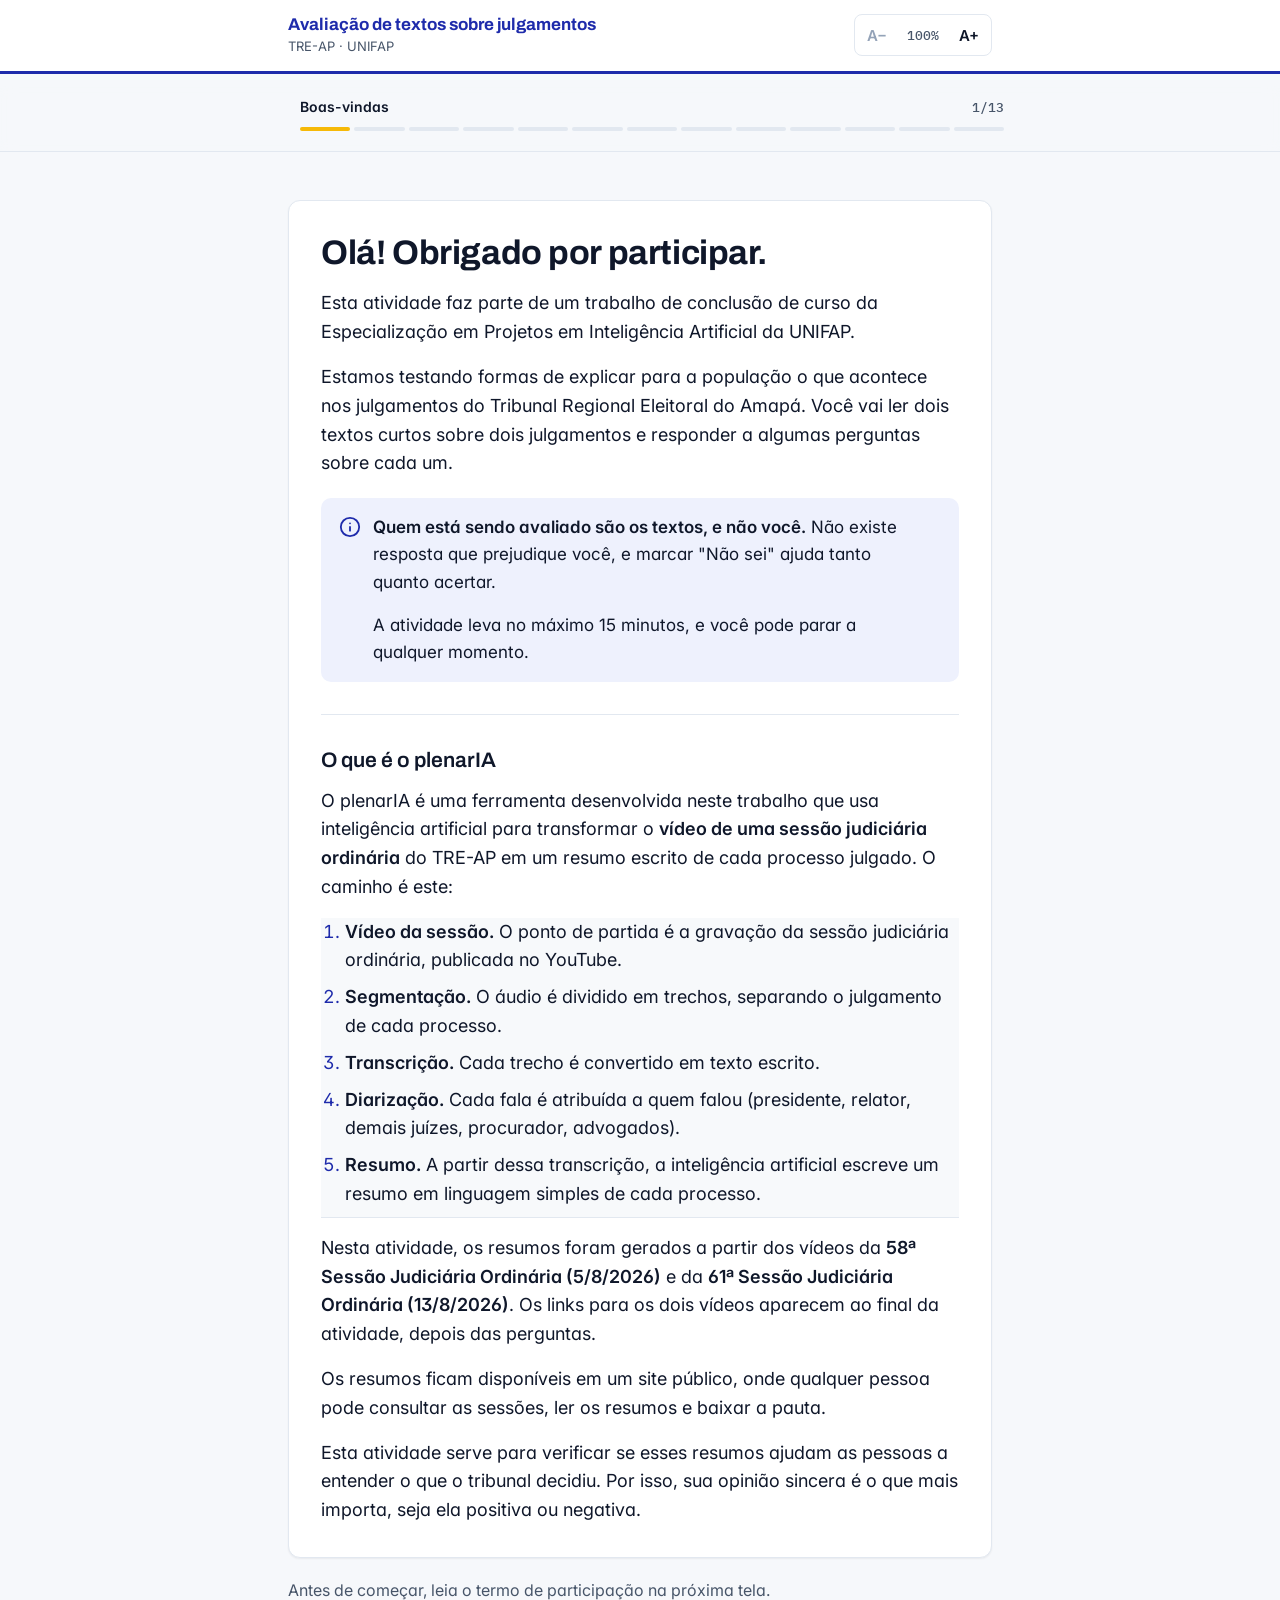
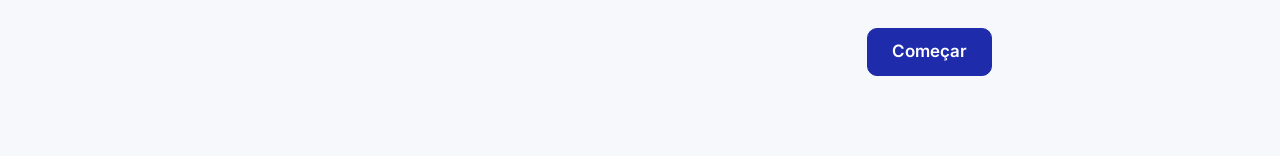
<file: public/index.html>
<!doctype html>
<html lang="pt-BR">
<head>
  <meta charset="utf-8">
  <meta name="viewport" content="width=device-width, initial-scale=1">
  <meta name="robots" content="noindex, nofollow">
  <meta name="theme-color" content="#ffffff">
  <title>Avaliação de textos sobre julgamentos</title>
  <link rel="preconnect" href="https://fonts.googleapis.com">
  <link rel="preconnect" href="https://fonts.gstatic.com" crossorigin>
  <link href="https://fonts.googleapis.com/css2?family=Archivo:wght@600;700&family=Inter:wght@400;500;600&family=IBM+Plex+Mono:wght@500&display=swap" rel="stylesheet">
  <link rel="stylesheet" href="css/style.css">
  <script src="js/escala.js"></script>
</head>
<body>
  <header class="topo">
    <div class="topo-int">
      <div class="topo-id">
        <span class="topo-titulo">Avaliação de textos sobre julgamentos</span>
        <span class="topo-sub">TRE-AP · UNIFAP</span>
      </div>
      <div class="tamanho" role="group" aria-label="Tamanho do texto">
        <button type="button" data-escala-acao="-1" aria-label="Diminuir o texto">A−</button>
        <span data-escala-valor aria-live="polite">100%</span>
        <button type="button" data-escala-acao="1" aria-label="Aumentar o texto">A+</button>
      </div>
    </div>
  </header>

  <nav class="etapas" aria-label="Progresso">
    <div class="etapas-int">
      <div class="etapas-rotulo"><span id="etapa-nome"></span><span id="etapa-num" class="mono"></span></div>
      <ol id="trilho" aria-hidden="true"></ol>
    </div>
  </nav>

  <main id="app" tabindex="-1">
    <noscript><p>Esta página precisa de JavaScript ativado.</p></noscript>
  </main>

  <script src="js/config.js"></script>
  <script src="js/dados.js"></script>
  <script src="js/app.js"></script>
</body>
</html>
</file>
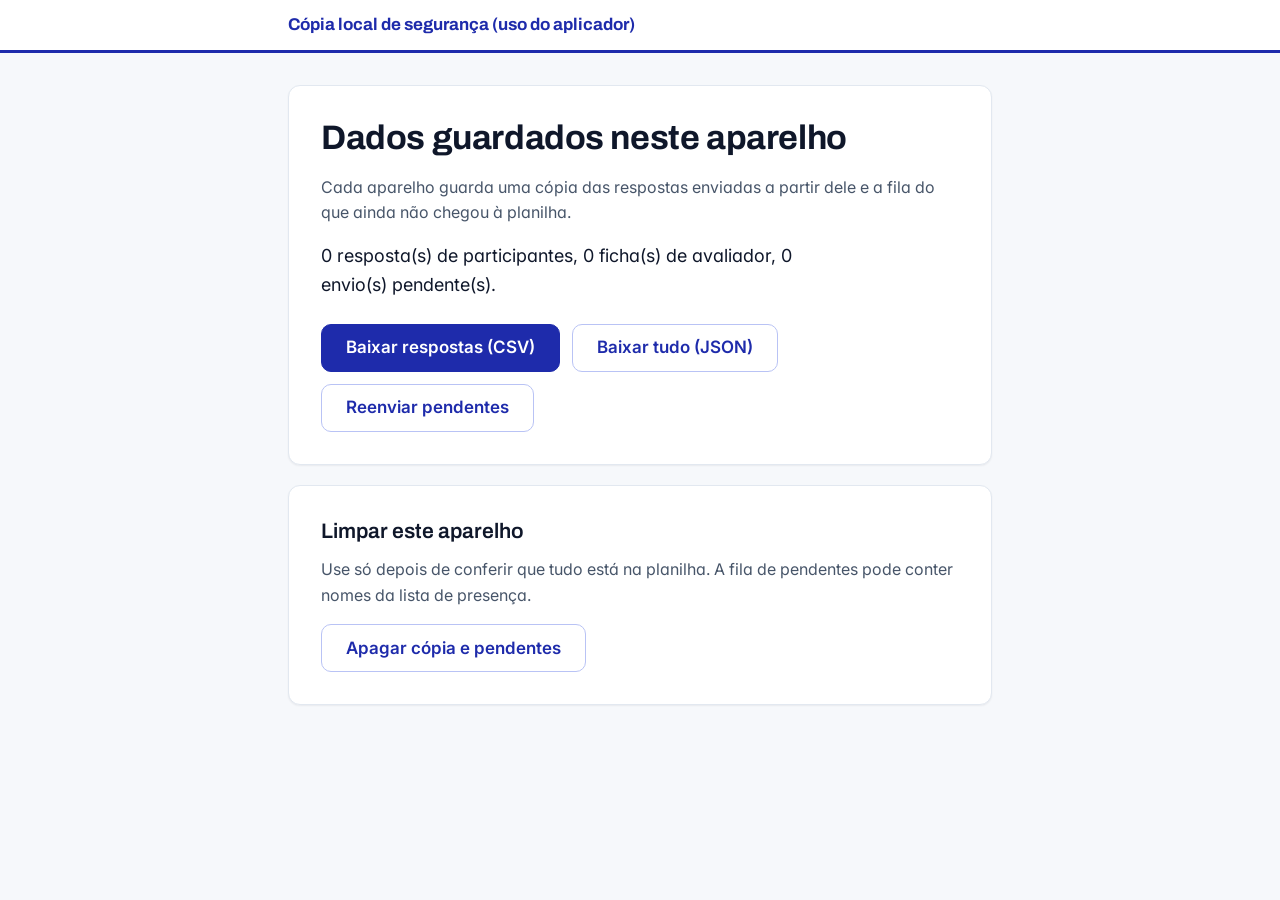
<file: public/copia.html>
<!doctype html>
<html lang="pt-BR">
<head>
  <meta charset="utf-8">
  <meta name="viewport" content="width=device-width, initial-scale=1">
  <meta name="robots" content="noindex, nofollow">
  <title>Cópia local</title>
  <link rel="preconnect" href="https://fonts.googleapis.com">
  <link rel="preconnect" href="https://fonts.gstatic.com" crossorigin>
  <link href="https://fonts.googleapis.com/css2?family=Archivo:wght@600;700&family=Inter:wght@400;500;600&family=IBM+Plex+Mono:wght@500&display=swap" rel="stylesheet">
  <link rel="stylesheet" href="css/style.css">
</head>
<body>
  <header class="topo"><div class="topo-int"><span class="topo-titulo">Cópia local de segurança (uso do aplicador)</span></div></header>
  <main>
    <div class="cartao">
      <h1>Dados guardados neste aparelho</h1>
      <p class="suave">Cada aparelho guarda uma cópia das respostas enviadas a partir dele e a fila do que ainda não chegou à planilha.</p>
      <p id="resumo"></p>
      <div class="acoes" style="justify-content:flex-start">
        <button type="button" id="csv">Baixar respostas (CSV)</button>
        <button type="button" id="json" class="secundario">Baixar tudo (JSON)</button>
        <button type="button" id="reenviar" class="secundario">Reenviar pendentes</button>
      </div>
      <div id="msg"></div>
    </div>
    <div class="cartao">
      <h2>Limpar este aparelho</h2>
      <p class="suave">Use só depois de conferir que tudo está na planilha. A fila de pendentes pode conter nomes da lista de presença.</p>
      <button type="button" id="limpar" class="secundario">Apagar cópia e pendentes</button>
    </div>
  </main>
  <script src="js/config.js"></script>
  <script>
  (function () {
    function ler(k) { try { return JSON.parse(localStorage.getItem(k)) || []; } catch (e) { return []; } }
    var copia = ler("plenaria_copia"), pend = ler("plenaria_pendentes");
    var resp = copia.filter(function (p) { return p.tipo === "resposta"; }).map(function (p) { return p.registro; });
    var aval = [];
    copia.filter(function (p) { return p.tipo === "avaliador"; }).forEach(function (p) { aval = aval.concat(p.linhas); });
    document.getElementById("resumo").textContent =
      resp.length + " resposta(s) de participantes, " + aval.length + " ficha(s) de avaliador, " + pend.length + " envio(s) pendente(s).";

    function baixar(nome, conteudo, tipo) {
      var a = document.createElement("a");
      a.href = URL.createObjectURL(new Blob([conteudo], { type: tipo }));
      a.download = nome;
      document.body.appendChild(a); a.click(); a.remove();
    }
    function csv(linhas) {
      var cols = [];
      linhas.forEach(function (l) { Object.keys(l).forEach(function (k) { if (cols.indexOf(k) < 0) cols.push(k); }); });
      var q = function (v) { v = v == null ? "" : String(v); return /[";\n]/.test(v) ? '"' + v.replace(/"/g, '""') + '"' : v; };
      return "﻿" + [cols.join(";")].concat(linhas.map(function (l) { return cols.map(function (c) { return q(l[c]); }).join(";"); })).join("\n");
    }
    var hoje = new Date().toISOString().slice(0, 10);
    document.getElementById("csv").onclick = function () {
      if (resp.length) baixar("respostas-" + hoje + ".csv", csv(resp), "text/csv");
      if (aval.length) baixar("avaliadores-" + hoje + ".csv", csv(aval), "text/csv");
    };
    document.getElementById("json").onclick = function () {
      baixar("plenaria-copia-" + hoje + ".json", JSON.stringify({ copia: copia, pendentes: pend }, null, 2), "application/json");
    };
    document.getElementById("reenviar").onclick = function () {
      var msg = document.getElementById("msg");
      if (!CONFIG.APPS_SCRIPT_URL) { msg.innerHTML = '<div class="alerta">APPS_SCRIPT_URL não configurado.</div>'; return; }
      var restantes = [];
      pend.reduce(function (p, item) {
        return p.then(function () {
          return fetch(CONFIG.APPS_SCRIPT_URL, { method: "POST", headers: { "Content-Type": "text/plain;charset=utf-8" }, body: JSON.stringify(item.payload) })
            .then(function (r) { return r.json(); })
            .then(function (j) { if (!j.ok) throw new Error(j.erro); })
            .catch(function () { restantes.push(item); });
        });
      }, Promise.resolve()).then(function () {
        localStorage.setItem("plenaria_pendentes", JSON.stringify(restantes));
        msg.innerHTML = '<div class="' + (restantes.length ? "alerta" : "sucesso") + '">' +
          (pend.length - restantes.length) + " enviado(s); " + restantes.length + " ainda pendente(s).</div>";
        pend = restantes;
      });
    };
    document.getElementById("limpar").onclick = function () {
      if (!confirm("Apagar a cópia local e os envios pendentes deste aparelho?")) return;
      localStorage.removeItem("plenaria_copia");
      localStorage.removeItem("plenaria_pendentes");
      location.reload();
    };
  })();
  </script>
</body>
</html>
</file>
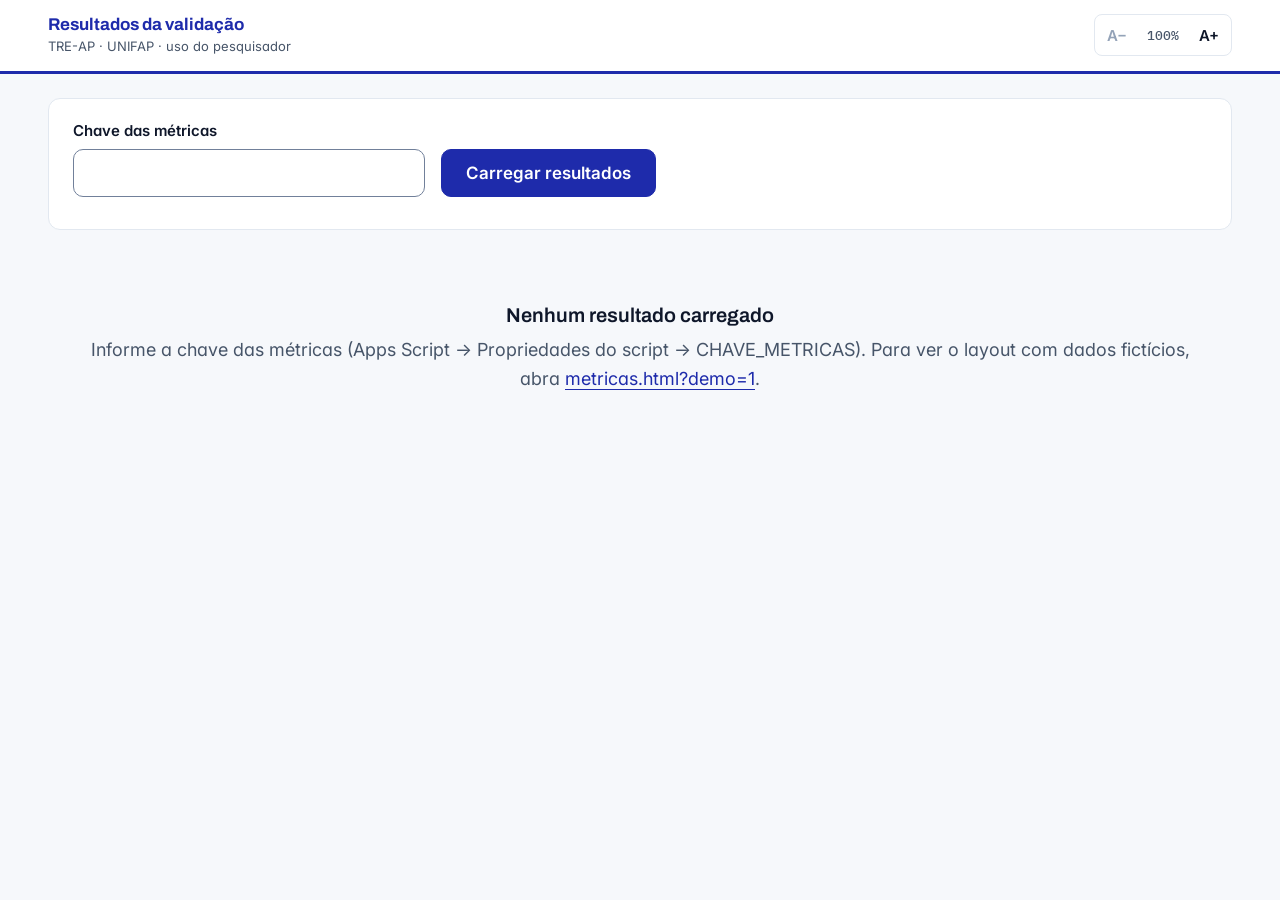
<file: public/metricas.html>
<!doctype html>
<html lang="pt-BR">
<head>
  <meta charset="utf-8">
  <meta name="viewport" content="width=device-width, initial-scale=1">
  <meta name="robots" content="noindex, nofollow">
  <title>Resultados da validação</title>
  <link rel="preconnect" href="https://fonts.googleapis.com">
  <link rel="preconnect" href="https://fonts.gstatic.com" crossorigin>
  <link href="https://fonts.googleapis.com/css2?family=Archivo:wght@600;700&family=Inter:wght@400;500;600&family=IBM+Plex+Mono:wght@500&display=swap" rel="stylesheet">
  <link rel="stylesheet" href="css/style.css">
  <link rel="stylesheet" href="css/painel.css">
  <script src="js/escala.js"></script>
</head>
<body class="painel">
  <header class="topo">
    <div class="topo-int">
      <div class="topo-id">
        <span class="topo-titulo">Resultados da validação</span>
        <span class="topo-sub">TRE-AP · UNIFAP · uso do pesquisador</span>
      </div>
      <div class="tamanho" role="group" aria-label="Tamanho do texto">
        <button type="button" data-escala-acao="-1" aria-label="Diminuir o texto">A−</button>
        <span data-escala-valor aria-live="polite">100%</span>
        <button type="button" data-escala-acao="1" aria-label="Aumentar o texto">A+</button>
      </div>
    </div>
  </header>

  <main id="painel">
    <form class="controle" id="controle">
      <div class="controle-campo">
        <label for="chave">Chave das métricas</label>
        <input id="chave" type="password" autocomplete="off" spellcheck="false">
      </div>
      <button type="submit">Carregar resultados</button>
      <button type="button" class="secundario" id="atualizar" hidden>Atualizar</button>
      <p class="controle-status" id="status" aria-live="polite"></p>
    </form>
    <div id="saida"></div>
  </main>

  <div class="dica" id="dica" role="tooltip" hidden></div>

  <script src="js/config.js"></script>
  <script src="js/dados.js"></script>
  <script src="js/painel.js"></script>
</body>
</html>
</file>
<file: public/css/style.css>
/*
 * Formulário de validação — sistema visual do plenarIA (sem a marca).
 * Tokens de cor tomados do tema claro do site plenaria.tre-ap.jus.br.
 * Tudo em rem para acompanhar o controle A− / A+ (data-escala no <html>).
 */

:root {
  color-scheme: light;

  --fundo: #f6f8fb;
  --superficie: #ffffff;
  --superficie-sutil: #f1f5f9;
  --borda: #e2e8f0;
  --borda-controle: #71809a;     /* ≥ 3:1 sobre branco (WCAG 1.4.11) */
  --conteudo: #0f172a;
  --conteudo-suave: #475569;
  --marca: #1e2bab;
  --marca-forte: #16219f;
  --marca-clara: #4465e6;
  --marca-suave: #eef1fd;
  --destaque: #f6b908;
  --destaque-suave: #fef7e0;
  --aviso: #8a6a00;
  --sucesso: #0d502d;
  --sucesso-suave: #e7f0eb;
  --perigo: #b42318;
  --perigo-suave: #fdecea;
  --foco: #4465e6;

  --fonte-titulo: "Archivo", "Inter", system-ui, sans-serif;
  --fonte-texto: "Inter", system-ui, -apple-system, "Segoe UI", Roboto, Arial, sans-serif;
  --fonte-mono: "IBM Plex Mono", ui-monospace, "Cascadia Mono", Consolas, monospace;

  --raio: 12px;
  --raio-controle: 10px;
  --sombra-cartao: 0 1px 2px rgba(15, 23, 42, .06);
  --sombra-folha: 0 1px 2px rgba(15, 23, 42, .06), 0 12px 32px -16px rgba(15, 23, 42, .16);
  --anel: 0 0 0 3px rgba(68, 101, 230, .28);
  --entrada: cubic-bezier(.16, 1, .3, 1);

  --coluna: 46rem;
  --coluna-larga: 90rem;
}

html { font-size: 100%; -webkit-text-size-adjust: 100%; scrollbar-color: #cbd5e1 transparent; }
html[data-escala="115"] { font-size: 115%; }
html[data-escala="130"] { font-size: 130%; }
html[data-escala="150"] { font-size: 150%; }

*, *::before, *::after { box-sizing: border-box; }

body {
  margin: 0;
  background: var(--fundo);
  color: var(--conteudo);
  font-family: var(--fonte-texto);
  font-size: 1.125rem;
  line-height: 1.6;
  font-feature-settings: "cv11", "ss01";
  -webkit-font-smoothing: antialiased;
  caret-color: var(--marca);
}

::selection { background: rgba(68, 101, 230, .22); color: var(--conteudo); }

a { color: var(--marca); text-decoration-thickness: 1px; text-underline-offset: .2em; }
a:hover { color: var(--marca-forte); text-decoration-thickness: 2px; }
:focus-visible { outline: 2px solid var(--foco); outline-offset: 2px; }

.mono { font-family: var(--fonte-mono); font-weight: 500; font-variant-numeric: tabular-nums; }

/* ------------------------------------------------------------------ cabeçalho */

.topo {
  background: var(--superficie);
  border-bottom: 3px solid var(--marca);
}
.topo-int {
  max-width: var(--coluna);
  margin: 0 auto;
  padding: .875rem 1rem;
  display: flex;
  align-items: center;
  justify-content: space-between;
  gap: 1rem;
}
body:has(main.largo) .topo-int,
body:has(main.largo) .etapas-int { max-width: var(--coluna-larga); }
.topo-id { display: flex; flex-direction: column; flex: 1 1 auto; min-width: 0; }
.topo-titulo {
  font-family: var(--fonte-titulo);
  font-weight: 700;
  font-size: 1.0625rem;
  line-height: 1.3;
  color: var(--marca);
}
.topo-sub { font-size: .8125rem; color: var(--conteudo-suave); }

.tamanho {
  display: flex;
  align-items: center;
  flex: none;
  border: 1px solid var(--borda);
  border-radius: 8px;
  background: var(--superficie);
}
.tamanho button {
  appearance: none;
  border: 0;
  background: transparent;
  color: var(--conteudo);
  font: 600 15px/1 var(--fonte-texto);
  min-width: 44px;
  min-height: 0;
  height: 40px;
  padding: 0 6px;
  border-radius: 7px;
  cursor: pointer;
}
.tamanho button:hover:not(:disabled) { background: var(--superficie-sutil); color: var(--marca); }
.tamanho button:disabled, .tamanho button:disabled:hover { background: transparent; color: #94a3b8; opacity: 1; cursor: default; transform: none; }
.tamanho [data-escala-valor] {
  font: 500 13px/1 var(--fonte-mono);
  color: var(--conteudo-suave);
  min-width: 48px;
  text-align: center;
  font-variant-numeric: tabular-nums;
}

/* ------------------------------------------------------------------ etapas */

.etapas {
  position: sticky;
  top: 0;
  z-index: 10;
  background: rgba(246, 248, 251, .94);
  border-bottom: 1px solid var(--borda);
}
@supports (backdrop-filter: blur(8px)) {
  .etapas { background: rgba(246, 248, 251, .82); backdrop-filter: blur(8px) saturate(1.2); }
}
.etapas-int { max-width: var(--coluna); margin: 0 auto; padding: .625rem 1rem .75rem; }
.etapas-rotulo {
  display: flex;
  justify-content: space-between;
  align-items: baseline;
  gap: 1rem;
  font-size: .875rem;
  font-weight: 600;
  margin-bottom: .5rem;
}
.etapas-rotulo .mono { font-size: .8125rem; color: var(--conteudo-suave); }
#trilho { list-style: none; margin: 0; padding: 0; display: flex; gap: 4px; }
#trilho li {
  flex: 1;
  height: 4px;
  border-radius: 2px;
  background: var(--borda);
  transition: background-color .25s var(--entrada);
}
#trilho li.feito { background: var(--marca); }
#trilho li.atual { background: var(--destaque); }

/* ------------------------------------------------------------------ página */

main {
  max-width: var(--coluna);
  margin: 0 auto;
  padding: 2rem 1rem 5rem;
  outline: none;
}
main.largo { max-width: var(--coluna-larga); }
main:focus, main:focus-visible { outline: none; }

#f { animation: entra .24s var(--entrada); }
@keyframes entra {
  from { opacity: .35; transform: translateY(8px); }
  to { opacity: 1; transform: none; }
}
@media (prefers-reduced-motion: reduce) {
  #f { animation: none; }
  #trilho li { transition: none; }
}

.cartao {
  background: var(--superficie);
  border: 1px solid var(--borda);
  border-radius: var(--raio);
  box-shadow: var(--sombra-cartao);
  padding: 2rem;
  margin-bottom: 1.25rem;
}

h1, h2, h3 { font-family: var(--fonte-titulo); color: var(--conteudo); text-wrap: balance; }
h1 { font-size: 2.125rem; font-weight: 700; line-height: 1.2; letter-spacing: -.012em; margin: 0 0 1rem; }
h2 { font-size: 1.3125rem; font-weight: 600; line-height: 1.3; margin: 2rem 0 .75rem; }
.cartao > h2:first-child { margin-top: 0; }

/* Partes de um mesmo passo: seções dentro de um único cartão, separadas por filete. */
.secao { border-top: 1px solid var(--borda); margin-top: 2rem; padding-top: 2rem; }
.secao > h2:first-child { margin-top: 0; }
.secao > .pergunta:first-child { padding-top: 0; }
.secao > :last-child { margin-bottom: 0; }
.cartao > .pergunta:last-child, .secao > .pergunta:last-child { padding-bottom: 0; }

/* Ficha do avaliador: medida de leitura mesmo na tela larga. */
main.largo #f > .cartao, main.largo #f > .acoes { max-width: 68rem; margin-inline: auto; }
.cartao > :last-child { margin-bottom: 0; }
p { margin: 0 0 1rem; text-wrap: pretty; }
p:last-child { margin-bottom: 0; }
ul { margin: 0 0 1rem; padding-left: 1.25rem; }
li { margin-bottom: .375rem; }
li::marker { color: var(--marca); }
strong { font-weight: 600; }

.contexto { color: var(--conteudo-suave); font-size: 1rem; font-weight: 500; margin: -.5rem 0 1.25rem; }
.suave { color: var(--conteudo-suave); font-size: 1rem; }

/* Avisos: fundo tingido + ícone desenhado (sem tarja lateral). */
.aviso, .alerta, .sucesso {
  position: relative;
  border-radius: var(--raio-controle);
  padding: 1rem 1.25rem 1rem 3.25rem;
  margin: 1.25rem 0;
  font-size: 1.0625rem;
}
.aviso { background: var(--marca-suave); }
.alerta { background: var(--perigo-suave); }
.sucesso { background: var(--sucesso-suave); color: var(--sucesso); font-weight: 600; }
.aviso::before, .alerta::before, .sucesso::before {
  content: "";
  position: absolute;
  left: 1.125rem;
  top: 1.125rem;
  width: 1.375rem;
  height: 1.375rem;
  background: currentColor;
  -webkit-mask: var(--icone) center / contain no-repeat;
  mask: var(--icone) center / contain no-repeat;
}
.aviso::before {
  color: var(--marca);
  --icone: url("data:image/svg+xml,%3Csvg xmlns='http://www.w3.org/2000/svg' viewBox='0 0 24 24' fill='none' stroke='black' stroke-width='2' stroke-linecap='round' stroke-linejoin='round'%3E%3Ccircle cx='12' cy='12' r='10'/%3E%3Cpath d='M12 16v-4M12 8h.01'/%3E%3C/svg%3E");
}
.alerta::before {
  color: var(--perigo);
  --icone: url("data:image/svg+xml,%3Csvg xmlns='http://www.w3.org/2000/svg' viewBox='0 0 24 24' fill='none' stroke='black' stroke-width='2' stroke-linecap='round' stroke-linejoin='round'%3E%3Cpath d='m21.73 18-8-14a2 2 0 0 0-3.48 0l-8 14A2 2 0 0 0 4 21h16a2 2 0 0 0 1.73-3Z'/%3E%3Cpath d='M12 9v4M12 17h.01'/%3E%3C/svg%3E");
}
.sucesso::before {
  --icone: url("data:image/svg+xml,%3Csvg xmlns='http://www.w3.org/2000/svg' viewBox='0 0 24 24' fill='none' stroke='black' stroke-width='2' stroke-linecap='round' stroke-linejoin='round'%3E%3Ccircle cx='12' cy='12' r='10'/%3E%3Cpath d='m9 12 2 2 4-4'/%3E%3C/svg%3E");
}
.alerta .acoes { margin-top: 1rem; justify-content: flex-start; }

.cartao.fim .sucesso { padding-left: 1.25rem; }
.cartao.fim .sucesso::before { display: none; }
.cartao.fim.ok h1::before {
  content: "";
  display: block;
  width: 3rem;
  height: 3rem;
  margin-bottom: 1.25rem;
  border-radius: 50%;
  background: var(--sucesso-suave) url("data:image/svg+xml,%3Csvg xmlns='http://www.w3.org/2000/svg' viewBox='0 0 24 24' fill='none' stroke='%230d502d' stroke-width='2.25' stroke-linecap='round' stroke-linejoin='round'%3E%3Cpath d='M20 6 9 17l-5-5'/%3E%3C/svg%3E") center / 1.5rem no-repeat;
}

/* ------------------------------------------------------------------ perguntas */

fieldset { border: 0; margin: 0; padding: 0; min-width: 0; }
legend + * { clear: both; }
/* float tira a legenda de cima da borda do fieldset (senão a linha de separação a atravessa) */
legend {
  float: left;
  width: 100%;
  padding: 0;
  margin-bottom: .875rem;
  font-weight: 600;
  font-size: 1.125rem;
  line-height: 1.45;
  color: var(--conteudo);
}

.pergunta, .bloco-q { padding: 1.5rem 0; }
:is(.pergunta, .bloco-q) + :is(.pergunta, .bloco-q) { border-top: 1px solid var(--borda); }
.cartao > :is(.pergunta, .bloco-q):last-child, #partes > .pergunta:last-child { padding-bottom: 0; }
#partes > .pergunta:first-child { border-top: 1px solid var(--borda); }
.cartao > h1 + :is(.pergunta, .bloco-q),
.cartao > .contexto + .suave + .bloco-q,
.cartao > p + :is(.pergunta, .bloco-q) { padding-top: 1rem; }
.bloco-q > .pergunta { padding: 0; }

.pergunta.faltando legend, .pergunta.faltando > .campo { color: var(--perigo); }
.pergunta.faltando::after,
tr.faltando td:nth-child(2)::after {
  content: "Responda esta pergunta.";
  display: flex;
  align-items: center;
  gap: .375rem;
  margin-top: .625rem;
  color: var(--perigo);
  font-size: .9375rem;
  font-weight: 600;
}
tr.faltando td:nth-child(2)::after { content: "Classifique esta afirmação."; }

/* Opção de resposta: linha inteira clicável, rádio desenhado. */
.opcao {
  display: flex;
  gap: .875rem;
  align-items: flex-start;
  padding: .875rem 1rem;
  margin: .5rem 0;
  border: 1px solid var(--borda);
  border-radius: var(--raio-controle);
  background: var(--superficie);
  cursor: pointer;
  line-height: 1.5;
  transition: border-color .15s, background-color .15s, box-shadow .15s;
}
@media (hover: hover) {
  .opcao:hover { border-color: var(--marca-clara); background: #fbfcff; }
}
.opcao > span { min-width: 0; overflow-wrap: break-word; hyphens: auto; }
.opcao:has(input:checked) { border-color: var(--marca); background: var(--marca-suave); box-shadow: inset 0 0 0 1px var(--marca); }
.opcao:has(input:focus-visible) { outline: 2px solid var(--foco); outline-offset: 2px; }
.pergunta.faltando .opcao { border-color: #f1b5ae; }

input[type=radio] {
  appearance: none;
  -webkit-appearance: none;
  flex: none;
  width: 1.25rem;
  height: 1.25rem;
  margin: .1875rem 0 0;
  border: 2px solid var(--borda-controle);
  border-radius: 50%;
  background: var(--superficie);
  cursor: pointer;
  transition: border-color .15s, box-shadow .15s;
}
input[type=radio]:checked {
  border-color: var(--marca);
  background: var(--marca);
  box-shadow: inset 0 0 0 3px var(--superficie);
}
input[type=radio]:focus-visible { outline: none; }

/* Escala 1–5: controle segmentado. */
.escala { display: grid; grid-template-columns: repeat(5, minmax(0, 1fr)); gap: .5rem; }
.escala .opcao {
  position: relative;
  flex-direction: column;
  align-items: center;
  justify-content: flex-start;
  gap: .25rem;
  margin: 0;
  padding: .75rem .375rem;
  text-align: center;
}
.escala .opcao input {
  position: absolute;
  opacity: 0;
  width: 1px;
  height: 1px;
  margin: 0;
  pointer-events: none;
}
.escala .num {
  font-family: var(--fonte-mono);
  font-weight: 500;
  font-size: 1.25rem;
  line-height: 1.2;
  color: var(--conteudo);
}
.escala .rot { font-size: .8125rem; line-height: 1.3; color: var(--conteudo-suave); }
.escala .opcao:has(input:checked) { background: var(--marca); border-color: var(--marca); box-shadow: none; }
.escala .opcao:has(input:checked) .num,
.escala .opcao:has(input:checked) .rot { color: #fff; }

.certeza {
  margin-top: 1rem;
  padding: 1rem 1.125rem 1.125rem;
  background: var(--superficie-sutil);
  border-radius: var(--raio-controle);
}
.certeza .pergunta { padding: 0; }
.certeza legend { font-size: 1rem; margin-bottom: .625rem; }
.certeza .opcao:not(:has(input:checked)) { background: var(--superficie); }
.escala-ancoras { display: none; }

/* Campos de texto. */
label.campo { display: block; font-weight: 600; margin: 0 0 .5rem; }
.cartao > .pergunta label.campo { margin-top: 0; }
input[type=text], input[type=email], input[type=tel], textarea {
  width: 100%;
  font: inherit;
  font-size: 1.0625rem;
  color: var(--conteudo);
  padding: .75rem .875rem;
  min-height: 3rem;
  border: 1px solid var(--borda-controle);
  border-radius: var(--raio-controle);
  background: var(--superficie);
  transition: border-color .15s, box-shadow .15s;
}
textarea { min-height: 7rem; resize: vertical; line-height: 1.5; }
input[type=text]:hover, input[type=email]:hover, input[type=tel]:hover, textarea:hover { border-color: var(--marca-clara); }
input[type=text]:focus, input[type=email]:focus, input[type=tel]:focus, textarea:focus {
  outline: none;
  border-color: var(--marca);
  box-shadow: var(--anel);
}
::placeholder { color: #64748b; opacity: 1; }
.pergunta.faltando input, .pergunta.faltando textarea { border-color: var(--perigo); }
.outra { margin-top: .25rem; }

/* ------------------------------------------------------------------ botões */

.acoes { display: flex; gap: .75rem; justify-content: flex-end; flex-wrap: wrap; margin-top: 1.5rem; }
button, .botao {
  appearance: none;
  display: inline-flex;
  align-items: center;
  justify-content: center;
  gap: .5rem;
  min-height: 3rem;
  padding: .75rem 1.5rem;
  border: 1px solid var(--marca);
  border-radius: var(--raio-controle);
  background: var(--marca);
  color: #fff;
  font: 600 1.0625rem/1.2 var(--fonte-texto);
  text-decoration: none;
  cursor: pointer;
  transition: background-color .15s, border-color .15s, transform .1s;
}
button:hover, .botao:hover { background: var(--marca-forte); border-color: var(--marca-forte); color: #fff; text-decoration: none; }
button:active, .botao:active { transform: translateY(1px); }
button:disabled { opacity: .55; cursor: wait; transform: none; }
button.secundario, .botao.secundario { background: var(--superficie); color: var(--marca); border-color: #b9c3f5; }
button.secundario:hover, .botao.secundario:hover { background: var(--marca-suave); border-color: var(--marca); color: var(--marca-forte); }
.botao[target=_blank]::after {
  content: "";
  width: 1rem;
  height: 1rem;
  background: currentColor;
  -webkit-mask: url("data:image/svg+xml,%3Csvg xmlns='http://www.w3.org/2000/svg' viewBox='0 0 24 24' fill='none' stroke='black' stroke-width='2' stroke-linecap='round' stroke-linejoin='round'%3E%3Cpath d='M15 3h6v6M10 14 21 3M18 13v6a2 2 0 0 1-2 2H5a2 2 0 0 1-2-2V8a2 2 0 0 1 2-2h6'/%3E%3C/svg%3E") center / contain no-repeat;
  mask: url("data:image/svg+xml,%3Csvg xmlns='http://www.w3.org/2000/svg' viewBox='0 0 24 24' fill='none' stroke='black' stroke-width='2' stroke-linecap='round' stroke-linejoin='round'%3E%3Cpath d='M15 3h6v6M10 14 21 3M18 13v6a2 2 0 0 1-2 2H5a2 2 0 0 1-2-2V8a2 2 0 0 1 2-2h6'/%3E%3C/svg%3E") center / contain no-repeat;
}

/* ------------------------------------------------------------------ folha de leitura */

.material {
  background: var(--superficie);
  border: 1px solid var(--borda);
  border-radius: var(--raio);
  box-shadow: var(--sombra-folha);
  overflow: hidden;
}
.folha-cab {
  display: flex;
  justify-content: space-between;
  gap: 1rem;
  padding: .875rem 2.5rem;
  border-bottom: 1px solid var(--borda);
  background: var(--superficie-sutil);
  font-size: .875rem;
  font-weight: 600;
  color: var(--conteudo-suave);
}
.folha-cab span:first-child { font-family: var(--fonte-mono); font-weight: 500; font-variant-numeric: tabular-nums; }
.folha-corpo {
  padding: 2.5rem;
  font-size: 1.125rem;
  line-height: 1.7;
  max-width: 68ch;
}
.folha-corpo .doc-centro { text-align: center; }
.folha-corpo .doc-ementa { font-weight: 600; }
.material.oficial .folha-corpo p { hyphens: auto; }
.folha-corpo h3 { font-size: 1.3125rem; margin: 0 0 1rem; }
.folha-corpo h4 { font-family: var(--fonte-texto); font-size: 1.0625rem; font-weight: 600; margin: 1.75rem 0 .5rem; }
.folha-corpo ul { padding-left: 1.25rem; }

/* ------------------------------------------------------------------ avaliadores */

.lado-a-lado { display: grid; grid-template-columns: 1fr; gap: 1.25rem; margin-bottom: 1.25rem; }
.painel { min-width: 0; }
.painel-cab {
  display: flex;
  justify-content: space-between;
  align-items: baseline;
  gap: 1rem;
  padding: 0 .25rem .625rem;
  font-weight: 600;
  font-size: .9375rem;
}
.painel-cab a { font-weight: 500; }
.painel .folha-corpo { padding: 2rem; max-width: none; }
.pdf { display: block; width: 100%; height: 80vh; border: 1px solid var(--borda); border-radius: var(--raio); background: var(--superficie); }
@media (min-width: 70rem) {
  .lado-a-lado { grid-template-columns: 1fr 1fr; }
  .lado-a-lado .material { max-height: 80vh; overflow: auto; }
}

table.afirmacoes { width: 100%; border-collapse: collapse; font-size: 1rem; }
table.afirmacoes th, table.afirmacoes td { border-bottom: 1px solid var(--borda); padding: .875rem .5rem; vertical-align: top; text-align: left; }
table.afirmacoes thead th {
  font-size: .75rem;
  font-weight: 600;
  letter-spacing: .06em;
  text-transform: uppercase;
  color: var(--conteudo-suave);
  background: var(--superficie-sutil);
}
table.afirmacoes td:first-child { font-family: var(--fonte-mono); font-weight: 500; color: var(--conteudo-suave); width: 2.5rem; }
table.afirmacoes td.radio, table.afirmacoes th:nth-child(n+3) { text-align: center; width: 7.5rem; }
table.afirmacoes td.radio label { display: flex; justify-content: center; padding: .25rem; cursor: pointer; border-radius: 8px; }
table.afirmacoes td.radio label:has(input:focus-visible) { outline: 2px solid var(--foco); outline-offset: 1px; }
table.afirmacoes td.radio input { margin: 0; }
.rot-cel { position: absolute; width: 1px; height: 1px; overflow: hidden; clip-path: inset(50%); white-space: nowrap; }
table.afirmacoes tbody tr:hover td { background: #fbfcff; }
table.afirmacoes tr:has(input:checked) td:nth-child(2) { color: var(--conteudo); }
table.afirmacoes tr.faltando td { background: var(--perigo-suave); }

.exemplo { font-size: 1rem; }
.exemplo dl { margin: .5rem 0 0; }
.exemplo dt { font-weight: 600; margin-top: .75rem; }
.exemplo dd { margin: .125rem 0 0; }

/* ------------------------------------------------------------------ celular */

@media (max-width: 40rem) {
  body { font-size: 1.0625rem; }
  .topo-int { padding: .75rem 1rem; }
  .topo-titulo { font-size: 1rem; }
  .tamanho [data-escala-valor] { display: none; }
  main { padding: 1.25rem .75rem 4rem; }
  .cartao { padding: 1.375rem 1.125rem; border-radius: 10px; }
  h1 { font-size: 1.625rem; }
  .folha-cab { padding: .75rem 1.125rem; }
  .folha-corpo, .painel .folha-corpo { padding: 1.5rem 1.125rem; font-size: 1.0625rem; }
  .acoes button, .acoes .botao { flex: 1 1 100%; }
  .alerta .acoes button { flex: 0 1 auto; }

  /* Escala com rótulos completos: lista vertical, número à esquerda. */
  .escala:not(.compacta) { grid-template-columns: 1fr; gap: .375rem; }
  .escala:not(.compacta) .opcao { flex-direction: row; align-items: center; gap: .875rem; padding: .75rem 1rem; text-align: left; }
  .escala:not(.compacta) .num { font-size: 1.0625rem; width: 1.25rem; text-align: center; }
  .escala:not(.compacta) .rot { font-size: 1rem; color: var(--conteudo); }
  /* Escala só com rótulos nas pontas: números nos blocos, rótulos numa linha abaixo. */
  .escala.compacta { gap: .375rem; }
  .escala.compacta .rot { position: absolute; width: 1px; height: 1px; overflow: hidden; clip-path: inset(50%); white-space: nowrap; }
  .escala.compacta .opcao { padding: .75rem .25rem; }
  .escala-ancoras { display: flex; justify-content: space-between; gap: 1rem; margin-top: .5rem; font-size: .875rem; color: var(--conteudo-suave); }

  /* Tabela de afirmações: cada linha vira um bloco. */
  table.afirmacoes thead { display: none; }
  table.afirmacoes, table.afirmacoes tbody, table.afirmacoes tr, table.afirmacoes td { display: block; width: auto; }
  table.afirmacoes tr { padding: .875rem 0; border-bottom: 1px solid var(--borda); }
  table.afirmacoes td { border: 0; padding: .125rem 0; }
  table.afirmacoes td:first-child { width: auto; font-size: .875rem; }
  table.afirmacoes td.radio { text-align: left; padding: .125rem 0; }
  table.afirmacoes td.radio label { justify-content: flex-start; align-items: center; gap: .625rem; padding: .5rem 0; }
  .rot-cel { position: static; width: auto; height: auto; overflow: visible; clip-path: none; font-size: 1rem; }
}

/* ---------- Origem dos resumos: etapas e cartões de vídeo ---------- */
.etapas { padding-left: 1.5rem; margin: .75rem 0 1rem; }
.etapas li { margin-bottom: .5rem; }
.lista-videos { display: grid; gap: .75rem; margin: 1rem 0; }
.aviso .cartao-video { margin-top: .75rem; }
.cartao-video {
  display: flex; align-items: center; gap: .875rem;
  padding: .875rem 1rem;
  background: var(--superficie);
  border: 1px solid var(--borda);
  border-radius: var(--raio-controle);
  color: var(--conteudo);
  text-decoration: none;
  transition: border-color .15s, box-shadow .15s;
}
.cartao-video:hover { border-color: var(--marca-clara); box-shadow: var(--sombra-cartao); color: var(--conteudo); }
.cartao-video:focus-visible { outline: none; box-shadow: var(--anel); }
.cartao-video-play {
  flex: 0 0 auto; display: grid; place-items: center;
  width: 3rem; height: 3rem; border-radius: 50%;
  background: #c4302b; color: #fff;
}
.cartao-video-play svg { margin-left: 3px; }
.cartao-video-texto { display: flex; flex-direction: column; min-width: 0; }
.cartao-video-titulo { font-weight: 600; overflow-wrap: break-word; }
.cartao-video-acao { color: var(--marca); font-size: .9375rem; }
</file>
<file: public/css/painel.css>
/*
 * Painel de resultados (metricas.html). Herda os tokens de style.css.
 * Cores de dados validadas com o validador do skill dataviz (fundo #ffffff):
 *   condições  plenarIA #4465e6 · registro oficial #eb6834  (ΔE CVD 29,1; contraste ≥ 3:1)
 *   série única #5b6b85 (dados que não são condição: perfil, comparação R6)
 *   Likert divergente  vermelho → cinza → azul;  fidelidade/tarefa = paleta de status + rótulo.
 */

[hidden] { display: none !important; }

.painel {
  --s-plenaria: #4465e6;
  --s-oficial: #eb6834;
  --s-unica: #5b6b85;
  --lk-1: #c2413f;
  --lk-2: #ec9b99;
  --lk-3: #d5dbe4;
  --lk-4: #9fb0f2;
  --lk-5: #4465e6;
  --st-bom: #0ca30c;
  --st-alerta: #fab219;
  --st-critico: #d03b3b;
  --st-neutro: #b8c1cf;
  --grade: #e8ecf2;
  --eixo: #c3cad6;
  --tinta-muda: #64748b;
}

body.painel .topo-int,
body.painel main { max-width: 76rem; }
body.painel main { padding-top: 1.5rem; }

/* ------------------------------------------------------------------ controle */

.controle {
  display: flex;
  flex-wrap: wrap;
  align-items: flex-end;
  gap: .75rem 1rem;
  padding: 1.25rem 1.5rem;
  margin-bottom: 1.5rem;
  background: var(--superficie);
  border: 1px solid var(--borda);
  border-radius: var(--raio);
}
.controle-campo { display: flex; flex-direction: column; gap: .375rem; flex: 1 1 16rem; max-width: 22rem; }
.controle-campo label { font-weight: 600; font-size: .9375rem; }
.controle-status { flex: 1 1 100%; margin: 0; font-size: .9375rem; color: var(--conteudo-suave); }
.controle-status.erro { color: var(--perigo); font-weight: 600; }
input[type=password] {
  width: 100%; font: inherit; font-size: 1rem; padding: .625rem .875rem; min-height: 3rem;
  border: 1px solid var(--borda-controle); border-radius: var(--raio-controle); background: var(--superficie);
}
input[type=password]:focus { outline: none; border-color: var(--marca); box-shadow: var(--anel); }

.faixa-demo {
  display: flex; gap: .75rem; align-items: baseline;
  padding: .875rem 1.25rem; margin-bottom: 1.5rem;
  border-radius: var(--raio-controle);
  background: var(--destaque-suave);
  color: #5c4700;
  font-size: 1rem;
}
.faixa-demo strong { white-space: nowrap; }

/* ------------------------------------------------------------------ seções */

.secao-painel { margin: 0 0 3rem; }
.secao-painel > h2 {
  font-size: 1.5rem;
  margin: 0 0 .375rem;
}
.secao-painel > .secao-intro { color: var(--conteudo-suave); font-size: 1rem; margin: 0 0 1.25rem; max-width: 68ch; }

.grade-figs { display: grid; align-items: start; gap: 1.25rem; grid-template-columns: repeat(auto-fit, minmax(min(100%, 30rem), 1fr)); }
.grade-figs > .largura-total { grid-column: 1 / -1; }

/* Figura no formato do trabalho: título acima, fonte abaixo. */
.fig {
  margin: 0;
  padding: 1.5rem 1.75rem 1.25rem;
  background: var(--superficie);
  border: 1px solid var(--borda);
  border-radius: var(--raio);
  box-shadow: var(--sombra-cartao);
  display: flex;
  flex-direction: column;
  min-width: 0;
}
.fig-titulo {
  font-family: var(--fonte-texto);
  font-size: 1rem;
  font-weight: 600;
  line-height: 1.4;
  margin: 0 0 1.125rem;
  color: var(--conteudo);
  text-wrap: balance;
}
.fig-titulo .num { font-weight: 700; }
.fig-corpo { flex: 1; }
.fig-fonte { margin: 1rem 0 0; font-size: .8125rem; color: var(--conteudo-suave); }
.fig-nota { margin: .375rem 0 0; font-size: .8125rem; color: var(--conteudo-suave); }
.fig-dados { margin-top: .75rem; font-size: .875rem; }
.fig-dados summary { cursor: pointer; color: var(--marca); font-weight: 500; width: fit-content; }
.fig-dados[open] summary { margin-bottom: .5rem; }

/* ------------------------------------------------------------------ indicadores */

.indicadores { display: grid; gap: 1rem; grid-template-columns: repeat(auto-fit, minmax(min(100%, 11rem), 1fr)); margin-bottom: 1.25rem; }
.indicador {
  padding: 1.125rem 1.25rem;
  background: var(--superficie);
  border: 1px solid var(--borda);
  border-radius: var(--raio);
  box-shadow: var(--sombra-cartao);
}
.indicador-rot { font-size: .875rem; color: var(--conteudo-suave); font-weight: 500; }
.indicador-val { font-family: var(--fonte-texto); font-size: 2rem; font-weight: 600; line-height: 1.15; margin-top: .25rem; letter-spacing: -.01em; }
.indicador-sub { font-size: .8125rem; color: var(--conteudo-suave); margin-top: .25rem; }
.indicador .marca-serie { display: inline-block; width: .625rem; height: .625rem; border-radius: 2px; margin-right: .375rem; vertical-align: .05em; }

/* ------------------------------------------------------------------ legenda */

.legenda { display: flex; flex-wrap: wrap; gap: .5rem 1.25rem; margin: 0 0 1rem; padding: 0; list-style: none; font-size: .875rem; color: var(--conteudo-suave); }
.legenda li { display: flex; align-items: center; gap: .5rem; margin: 0; }
.legenda .amostra { width: .75rem; height: .75rem; border-radius: 3px; flex: none; }

/* ------------------------------------------------------------------ barras (HTML) */

.barras { display: grid; gap: .875rem; }
.barra-grupo { display: grid; grid-template-columns: minmax(7rem, 13rem) 1fr; gap: .25rem 1rem; align-items: center; }
.barra-grupo + .barra-grupo { padding-top: .875rem; border-top: 1px solid var(--grade); }
.barra-cat { font-size: .9375rem; font-weight: 500; line-height: 1.35; grid-row: span 2; align-self: center; }
.barra-cat small { display: block; font-weight: 400; color: var(--conteudo-suave); font-size: .8125rem; }
.barra-linha { display: grid; grid-template-columns: 1fr 4.25rem; align-items: center; gap: .625rem; min-height: 1.25rem; }
.barra-trilho { position: relative; height: 14px; }
.barra-trilho::before { content: ""; position: absolute; inset: 6px 0 auto; height: 2px; background: var(--grade); border-radius: 1px; }
.barra {
  position: relative;
  height: 14px;
  border-radius: 0 4px 4px 0;
  min-width: 2px;
  transition: filter .15s;
}
.barra:hover { filter: brightness(.92); }
.barra-val { font-size: .875rem; font-variant-numeric: tabular-nums; color: var(--conteudo); text-align: right; white-space: nowrap; }
.barras.simples .barra-grupo { grid-template-columns: minmax(8rem, 15rem) 1fr; }
.barras.simples .barra-cat { grid-row: auto; }
.barras.simples .barra-grupo + .barra-grupo { padding-top: 0; border-top: 0; }
.barras.simples { gap: .5rem; }
.barras.simples .barra-linha { grid-template-columns: 1fr minmax(4.25rem, auto); }
.escala-x { display: grid; grid-template-columns: minmax(7rem, 13rem) 1fr; gap: 1rem; margin-top: .5rem; }
.escala-x > div { display: grid; grid-template-columns: 1fr 4.25rem; gap: .625rem; }
.escala-x .ticks { display: flex; justify-content: space-between; font-size: .75rem; color: var(--tinta-muda); font-variant-numeric: tabular-nums; }

/* Pequenos múltiplos do perfil */
.multiplos { display: grid; gap: 1.5rem 2rem; grid-template-columns: repeat(auto-fit, minmax(min(100%, 20rem), 1fr)); }
.multiplo h3 { font-family: var(--fonte-texto); font-size: .9375rem; font-weight: 600; margin: 0 0 .625rem; }
.multiplo .barras.simples .barra-grupo { grid-template-columns: minmax(6rem, 11rem) 1fr; }
.multiplo .barra-cat { font-size: .875rem; font-weight: 400; }

/* ------------------------------------------------------------------ barra segmentada */

.segmentada { display: flex; gap: 2px; height: 28px; margin: .25rem 0 .75rem; }
.segmentada > div {
  border-radius: 4px;
  display: flex; align-items: center;
  padding: 0 .5rem;
  font-size: .8125rem; font-weight: 600; color: #fff;
  white-space: nowrap; overflow: visible; min-width: 0;
}
.segmentada > div.escuro { color: var(--conteudo); }
.segmentada > div.sem-rotulo { padding: 0; }
.segmentada-linha { display: grid; grid-template-columns: minmax(6rem, 10rem) 1fr; gap: 1rem; align-items: center; }
.segmentada-linha .rot { font-size: .9375rem; font-weight: 500; }
.segmentada-linha .rot small { display: block; color: var(--conteudo-suave); font-weight: 400; font-size: .8125rem; }

/* ------------------------------------------------------------------ SVG */

.grafico { width: 100%; height: auto; display: block; overflow: visible; }
.grafico text { font-family: var(--fonte-texto); fill: var(--conteudo-suave); }
.grafico .grade-l { stroke: var(--grade); stroke-width: 1; }
.grafico .eixo-l { stroke: var(--eixo); stroke-width: 1; }
.grafico .alvo { stroke: var(--conteudo); stroke-width: 1.5; stroke-dasharray: 0; }

/* ------------------------------------------------------------------ tabelas */

.tabela { width: 100%; border-collapse: collapse; font-size: .9375rem; }
.tabela caption { caption-side: top; text-align: left; font-weight: 600; font-size: 1rem; padding-bottom: .875rem; }
.tabela th, .tabela td { padding: .625rem .75rem; border-bottom: 1px solid var(--borda); text-align: left; vertical-align: top; }
/* Sem caixa-alta: os cabeçalhos citam "plenarIA" e vão para documentos acadêmicos. */
.tabela thead th { font-size: .8125rem; font-weight: 600; color: var(--conteudo-suave); background: var(--superficie-sutil); }
.tabela td:first-child { white-space: nowrap; }
.tabela td:first-child:has(.correta), .tabela.quebra td:first-child { white-space: normal; }
.tabela td.n, .tabela th.n { text-align: right; font-variant-numeric: tabular-nums; white-space: nowrap; }
.tabela tbody tr:last-child td { border-bottom: 0; }
.tabela .correta { font-weight: 600; color: var(--conteudo); }
.tabela .correta::after { content: " (correta)"; font-weight: 400; color: var(--conteudo-suave); font-size: .8125rem; }
.tabela-rolagem { overflow-x: auto; }

.situacao { display: inline-flex; align-items: center; gap: .375rem; font-weight: 600; font-size: .875rem; white-space: nowrap; }
.situacao::before { content: ""; width: 1rem; height: 1rem; background: currentColor; -webkit-mask: var(--icone) center / contain no-repeat; mask: var(--icone) center / contain no-repeat; }
.situacao.ok { color: var(--sucesso); --icone: url("data:image/svg+xml,%3Csvg xmlns='http://www.w3.org/2000/svg' viewBox='0 0 24 24' fill='none' stroke='black' stroke-width='2.5' stroke-linecap='round' stroke-linejoin='round'%3E%3Cpath d='M20 6 9 17l-5-5'/%3E%3C/svg%3E"); }
.situacao.falha { color: var(--perigo); --icone: url("data:image/svg+xml,%3Csvg xmlns='http://www.w3.org/2000/svg' viewBox='0 0 24 24' fill='none' stroke='black' stroke-width='2.5' stroke-linecap='round' stroke-linejoin='round'%3E%3Cpath d='M18 6 6 18M6 6l12 12'/%3E%3C/svg%3E"); }
.situacao.pendente { color: var(--conteudo-suave); --icone: url("data:image/svg+xml,%3Csvg xmlns='http://www.w3.org/2000/svg' viewBox='0 0 24 24' fill='none' stroke='black' stroke-width='2.5' stroke-linecap='round'%3E%3Cpath d='M5 12h14'/%3E%3C/svg%3E"); }

/* ------------------------------------------------------------------ respostas abertas */

.abertas { list-style: none; margin: 0; padding: 0; display: grid; gap: .5rem; }
.abertas li { margin: 0; padding: .625rem .875rem; background: var(--superficie-sutil); border-radius: 8px; font-size: .9375rem; line-height: 1.5; }
.abertas-vazio { color: var(--conteudo-suave); font-size: .9375rem; }

/* ------------------------------------------------------------------ dica (tooltip) */

.dica {
  position: fixed;
  z-index: 50;
  pointer-events: none;
  max-width: 18rem;
  padding: .5rem .75rem;
  border-radius: 8px;
  background: var(--conteudo);
  color: #fff;
  font-size: .8125rem;
  line-height: 1.4;
  box-shadow: 0 8px 24px -8px rgba(15, 23, 42, .4);
}
[data-dica] { cursor: default; }

/* ------------------------------------------------------------------ estado vazio */

.vazio-painel { text-align: center; padding: 3rem 1.5rem; color: var(--conteudo-suave); }
.vazio-painel h2 { color: var(--conteudo); font-size: 1.25rem; margin: 0 0 .5rem; }

@media (max-width: 40rem) {
  .fig { padding: 1.125rem 1rem 1rem; }
  .barra-grupo, .escala-x, .barras.simples .barra-grupo, .multiplo .barras.simples .barra-grupo { grid-template-columns: 1fr; gap: .25rem; }
  .escala-x > div:first-child { display: none; }
  .barra-cat { grid-row: auto; }
  .segmentada-linha { grid-template-columns: 1fr; gap: .25rem; }
}

/* ------------------------------------------------------------------ impressão / captura */

@media print {
  body.painel { background: #fff; font-size: 11pt; }
  .topo, .controle, .fig-dados, .dica, .faixa-demo + .faixa-demo { display: none !important; }
  body.painel main { max-width: none; padding: 0; }
  .fig, .indicador { box-shadow: none; break-inside: avoid; }
  .secao-painel { break-before: auto; }
  .secao-painel > h2 { break-after: avoid; }
}
</file>
